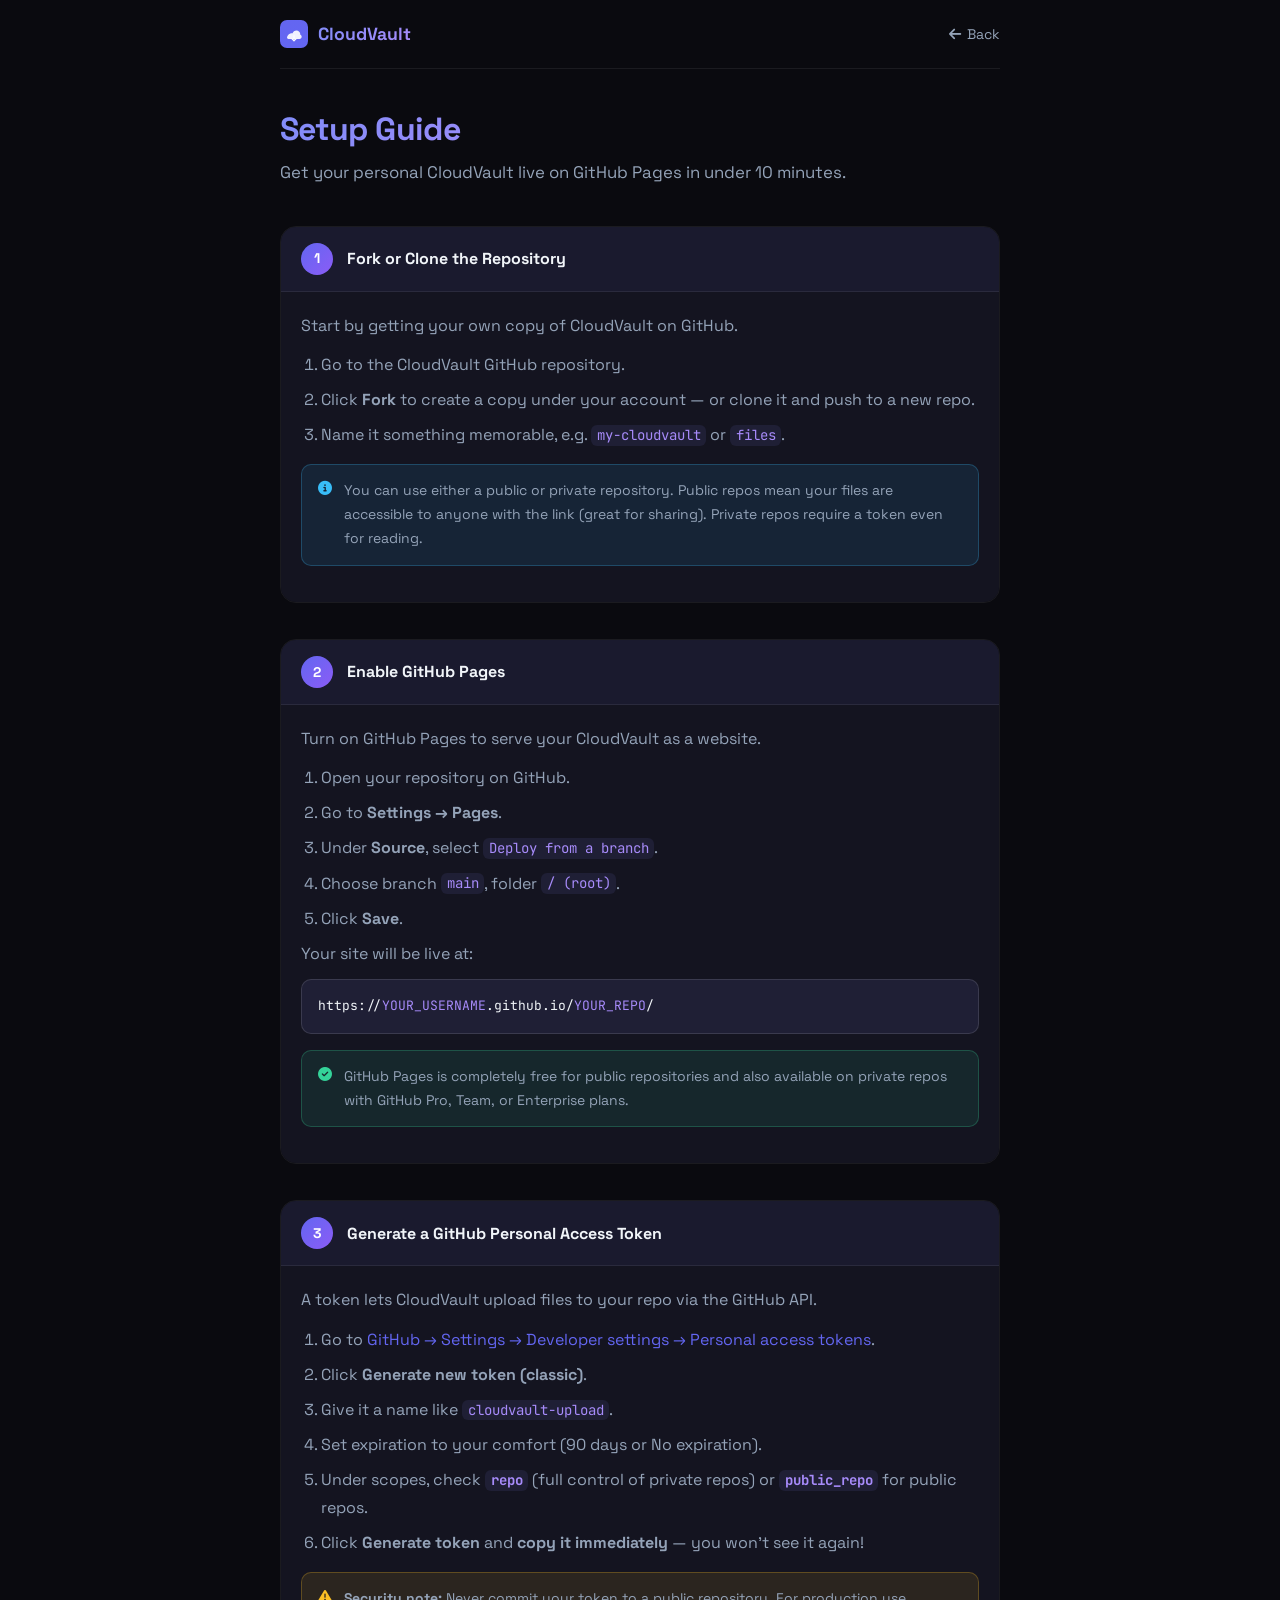
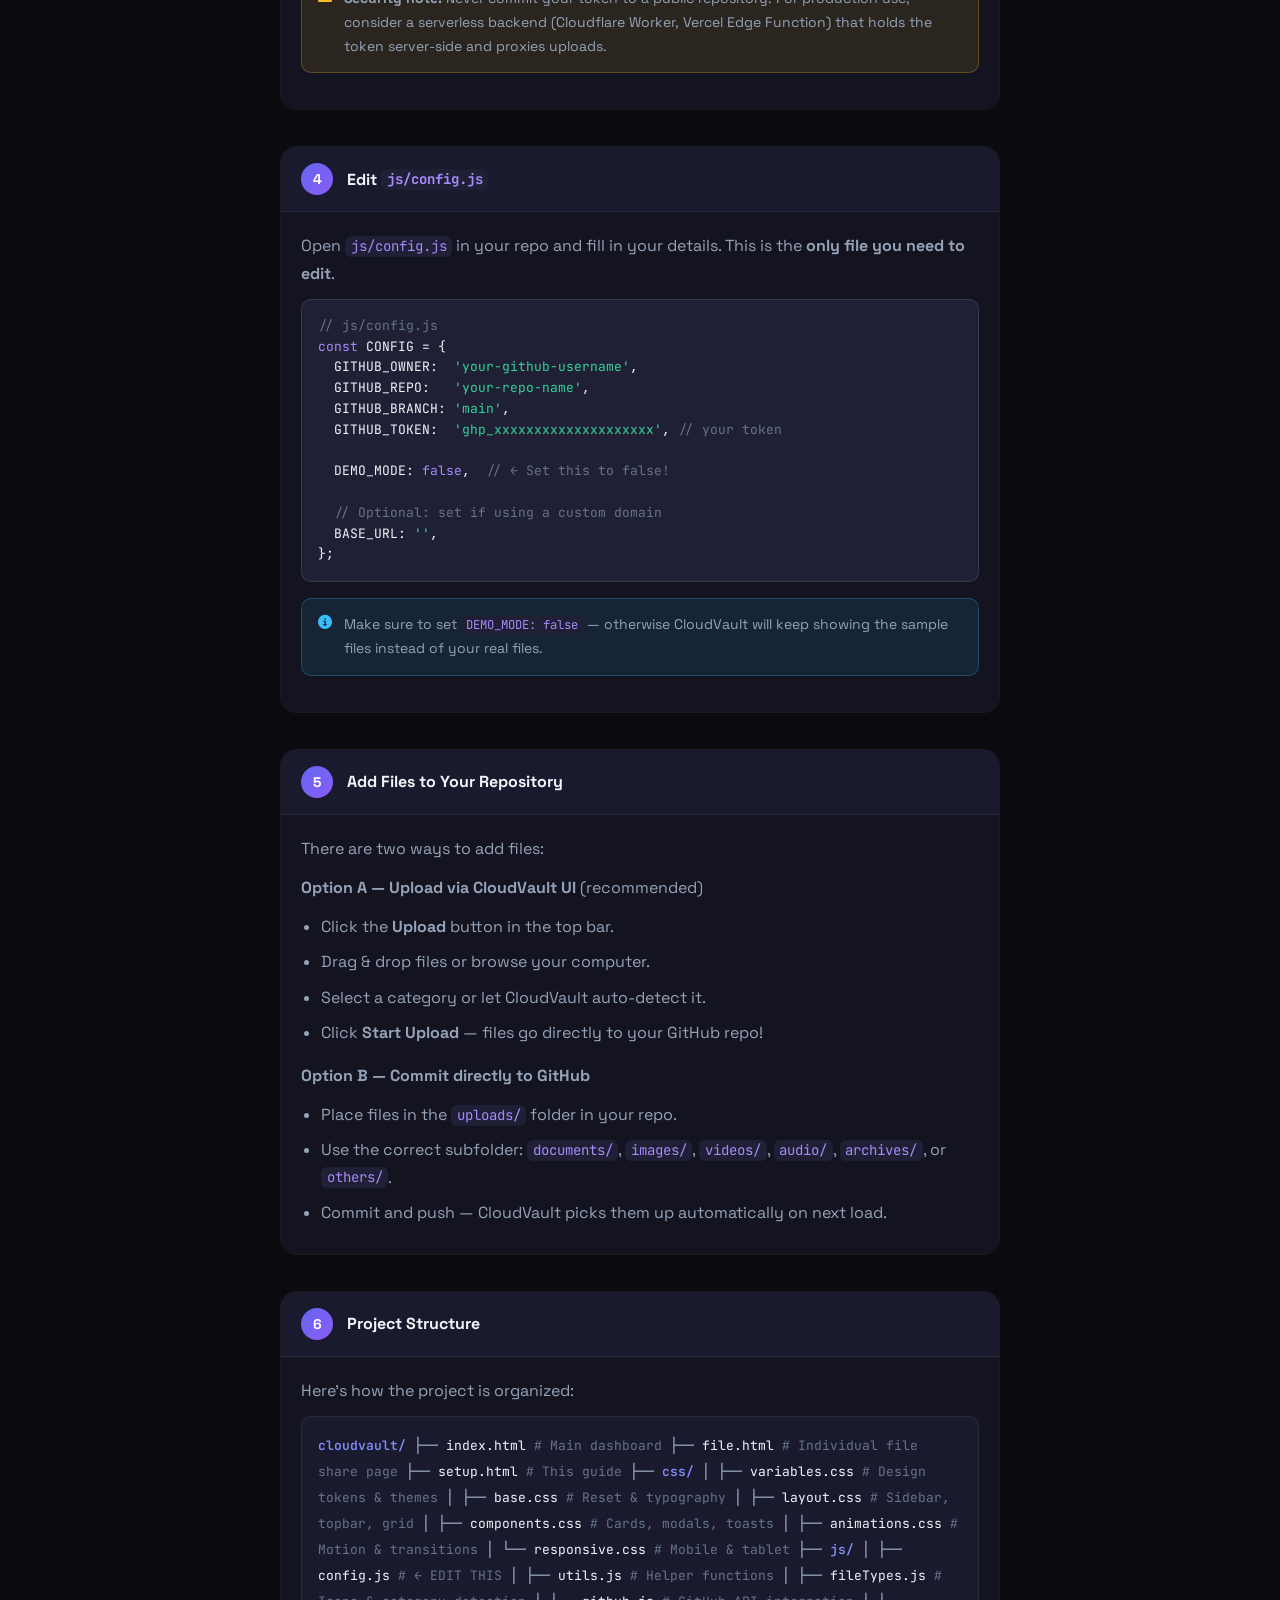
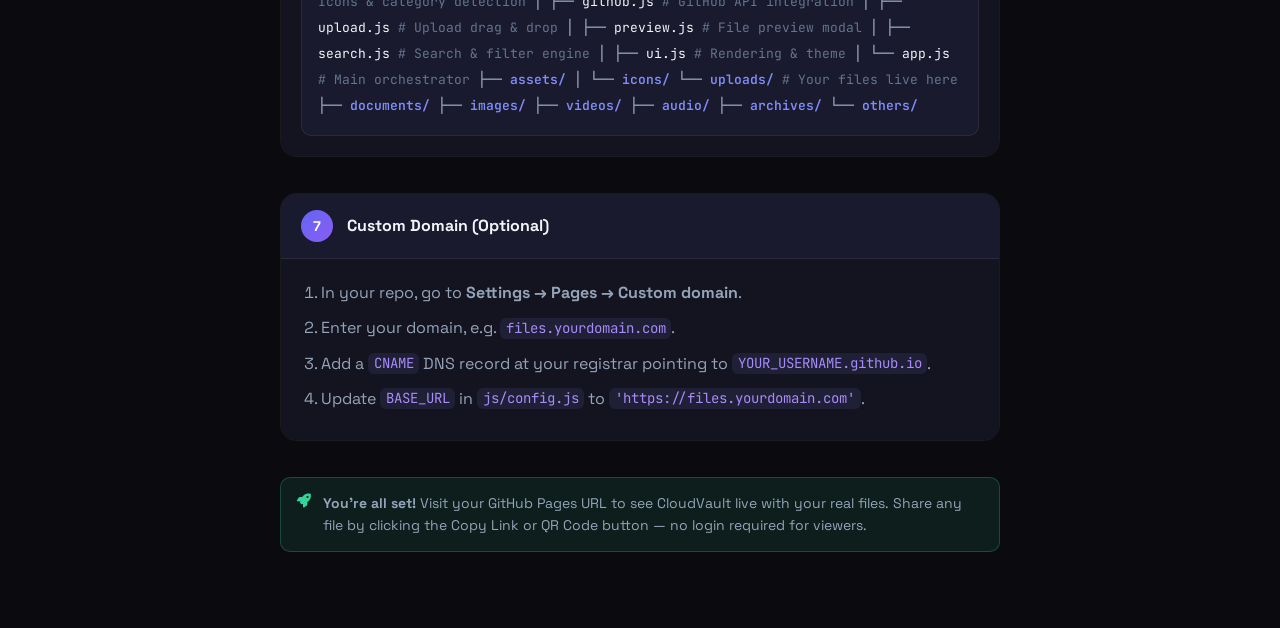
<file: setup.html>
<!DOCTYPE html>
<html lang="en" data-theme="dark">
<head>
  <meta charset="UTF-8" />
  <meta name="viewport" content="width=device-width, initial-scale=1.0" />
  <title>Setup Guide — CloudVault</title>
  <link rel="preconnect" href="https://fonts.googleapis.com" />
  <link href="https://fonts.googleapis.com/css2?family=Space+Grotesk:wght@300;400;500;600;700&family=JetBrains+Mono:wght@400;500&display=swap" rel="stylesheet" />
  <link rel="stylesheet" href="https://cdnjs.cloudflare.com/ajax/libs/font-awesome/6.5.0/css/all.min.css" />
  <link rel="stylesheet" href="css/variables.css" />
  <link rel="stylesheet" href="css/base.css" />
  <style>
    body { max-width: 760px; margin: 0 auto; padding: 0 20px 60px; }
    .setup-header { display: flex; align-items: center; justify-content: space-between; padding: 20px 0; border-bottom: 1px solid var(--border); margin-bottom: 40px; }
    .logo { display: flex; align-items: center; gap: 10px; text-decoration:none; color: var(--text-primary); }
    .logo-text { font-weight: 700; font-size: 1.1rem; background: linear-gradient(135deg,#818cf8,#a78bfa); -webkit-background-clip:text; -webkit-text-fill-color:transparent; background-clip:text; }
    .back-link { display: inline-flex; align-items: center; gap: 6px; color: var(--text-secondary); font-size: 14px; text-decoration: none; }
    .back-link:hover { color: var(--accent); text-decoration: none; }

    .guide-title { font-size: 2rem; font-weight: 800; margin-bottom: 8px; background: linear-gradient(135deg,#818cf8,#a78bfa,#34d399); -webkit-background-clip:text; -webkit-text-fill-color:transparent; background-clip:text; }
    .guide-subtitle { color: var(--text-secondary); margin-bottom: 40px; font-size: 1.05rem; }

    .step { margin-bottom: 36px; border: 1px solid var(--border); border-radius: 16px; overflow: hidden; }
    .step-header { display: flex; align-items: center; gap: 14px; padding: 16px 20px; background: var(--surface-2); border-bottom: 1px solid var(--border); }
    .step-num { width: 32px; height: 32px; border-radius: 50%; background: linear-gradient(135deg,#6366f1,#8b5cf6); color: white; font-weight: 700; display: flex; align-items: center; justify-content: center; font-size: 14px; flex-shrink: 0; }
    .step-title { font-size: 1rem; font-weight: 700; color: var(--text-primary); }
    .step-body { padding: 20px; background: var(--surface-1); }
    .step-body p { color: var(--text-secondary); margin-bottom: 12px; line-height: 1.7; }
    .step-body ol, .step-body ul { padding-left: 20px; display: list-item; color: var(--text-secondary); }
    .step-body li { margin-bottom: 8px; display: list-item; list-style: decimal; line-height: 1.7; }
    .step-body ul li { list-style: disc; }

    pre.code-block {
      background: var(--surface-3); border: 1px solid var(--border-md);
      border-radius: 10px; padding: 16px; overflow-x: auto;
      font-family: 'JetBrains Mono', monospace; font-size: 13px;
      color: var(--text-primary); line-height: 1.6; margin: 12px 0;
      position: relative;
    }
    .copy-code-btn {
      position: absolute; top: 8px; right: 8px;
      background: var(--surface-4); border: 1px solid var(--border); color: var(--text-secondary);
      border-radius: 6px; padding: 4px 10px; font-size: 11px; cursor: pointer;
      transition: background 0.15s;
    }
    .copy-code-btn:hover { background: var(--accent); color: white; }

    .highlight { color: #a78bfa; }
    .comment   { color: #64748b; }
    .string    { color: #34d399; }

    .callout { display: flex; gap: 12px; padding: 14px 16px; border-radius: 10px; margin: 16px 0; font-size: 14px; }
    .callout.info    { background: rgba(56,189,248,0.1); border: 1px solid rgba(56,189,248,0.25); }
    .callout.warning { background: rgba(251,191,36,0.1); border: 1px solid rgba(251,191,36,0.25); }
    .callout.success { background: rgba(52,211,153,0.1); border: 1px solid rgba(52,211,153,0.25); }
    .callout i { flex-shrink: 0; margin-top: 2px; }
    .callout.info    i { color: #38bdf8; }
    .callout.warning i { color: #fbbf24; }
    .callout.success i { color: #34d399; }
    .callout p { margin: 0; color: var(--text-secondary); }

    .badge { display: inline-block; padding: 2px 8px; border-radius: 20px; font-size: 11px; font-weight: 700; font-family: 'JetBrains Mono', monospace; vertical-align: middle; }
    .badge.purple { background: rgba(99,102,241,0.15); color: #818cf8; }
    .badge.green  { background: rgba(52,211,153,0.15); color: #34d399; }

    .structure { font-family: 'JetBrains Mono', monospace; font-size: 13px; color: var(--text-secondary); line-height: 2; padding: 16px; background: var(--surface-2); border-radius: 10px; border: 1px solid var(--border); }
    .structure .folder { color: #818cf8; font-weight: 600; }
    .structure .file   { color: var(--text-primary); }
    .structure .note   { color: #64748b; }
  </style>
</head>
<body>

  <header class="setup-header">
    <a href="index.html" class="logo">
      <svg width="28" height="28" viewBox="0 0 40 40" fill="none"><rect width="40" height="40" rx="10" fill="url(#g1)"/><path d="M10 26C10 22.134 13.134 19 17 19C17.34 19 17.675 19.024 18 19.071C18.622 16.71 20.812 15 23.5 15C26.538 15 29 17.462 29 20.5C29 20.832 28.99 20.832 28.971 20.994C30.18 21.478 31 22.645 31 24C31 25.657 29.657 27 28 27H12C10.895 27 10 26.105 10 25V26Z" fill="white" opacity="0.9"/><path d="M20 22V30M20 30L17 27M20 30L23 27" stroke="white" stroke-width="1.5" stroke-linecap="round" stroke-linejoin="round"/><defs><linearGradient id="g1" x1="0" y1="0" x2="40" y2="40"><stop stop-color="#6366f1"/><stop offset="1" stop-color="#8b5cf6"/></linearGradient></defs></svg>
      <span class="logo-text">CloudVault</span>
    </a>
    <a href="index.html" class="back-link"><i class="fa-solid fa-arrow-left"></i> Back</a>
  </header>

  <h1 class="guide-title">Setup Guide</h1>
  <p class="guide-subtitle">Get your personal CloudVault live on GitHub Pages in under 10 minutes.</p>

  <!-- Step 1 -->
  <div class="step">
    <div class="step-header">
      <div class="step-num">1</div>
      <div class="step-title">Fork or Clone the Repository</div>
    </div>
    <div class="step-body">
      <p>Start by getting your own copy of CloudVault on GitHub.</p>
      <ol>
        <li>Go to the CloudVault GitHub repository.</li>
        <li>Click <strong>Fork</strong> to create a copy under your account — or clone it and push to a new repo.</li>
        <li>Name it something memorable, e.g. <code>my-cloudvault</code> or <code>files</code>.</li>
      </ol>
      <div class="callout info">
        <i class="fa-solid fa-circle-info"></i>
        <p>You can use either a public or private repository. Public repos mean your files are accessible to anyone with the link (great for sharing). Private repos require a token even for reading.</p>
      </div>
    </div>
  </div>

  <!-- Step 2 -->
  <div class="step">
    <div class="step-header">
      <div class="step-num">2</div>
      <div class="step-title">Enable GitHub Pages</div>
    </div>
    <div class="step-body">
      <p>Turn on GitHub Pages to serve your CloudVault as a website.</p>
      <ol>
        <li>Open your repository on GitHub.</li>
        <li>Go to <strong>Settings → Pages</strong>.</li>
        <li>Under <strong>Source</strong>, select <code>Deploy from a branch</code>.</li>
        <li>Choose branch <code>main</code>, folder <code>/ (root)</code>.</li>
        <li>Click <strong>Save</strong>.</li>
      </ol>
      <p>Your site will be live at:</p>
      <pre class="code-block">https://<span class="highlight">YOUR_USERNAME</span>.github.io/<span class="highlight">YOUR_REPO</span>/</pre>
      <div class="callout success">
        <i class="fa-solid fa-circle-check"></i>
        <p>GitHub Pages is completely free for public repositories and also available on private repos with GitHub Pro, Team, or Enterprise plans.</p>
      </div>
    </div>
  </div>

  <!-- Step 3 -->
  <div class="step">
    <div class="step-header">
      <div class="step-num">3</div>
      <div class="step-title">Generate a GitHub Personal Access Token</div>
    </div>
    <div class="step-body">
      <p>A token lets CloudVault upload files to your repo via the GitHub API.</p>
      <ol>
        <li>Go to <a href="https://github.com/settings/tokens" target="_blank" rel="noopener">GitHub → Settings → Developer settings → Personal access tokens</a>.</li>
        <li>Click <strong>Generate new token (classic)</strong>.</li>
        <li>Give it a name like <code>cloudvault-upload</code>.</li>
        <li>Set expiration to your comfort (90 days or No expiration).</li>
        <li>Under scopes, check <strong><code>repo</code></strong> (full control of private repos) or <strong><code>public_repo</code></strong> for public repos.</li>
        <li>Click <strong>Generate token</strong> and <strong>copy it immediately</strong> — you won't see it again!</li>
      </ol>
      <div class="callout warning">
        <i class="fa-solid fa-triangle-exclamation"></i>
        <p><strong>Security note:</strong> Never commit your token to a public repository. For production use, consider a serverless backend (Cloudflare Worker, Vercel Edge Function) that holds the token server-side and proxies uploads.</p>
      </div>
    </div>
  </div>

  <!-- Step 4 -->
  <div class="step">
    <div class="step-header">
      <div class="step-num">4</div>
      <div class="step-title">Edit <code>js/config.js</code></div>
    </div>
    <div class="step-body">
      <p>Open <code>js/config.js</code> in your repo and fill in your details. This is the <strong>only file you need to edit</strong>.</p>
      <pre class="code-block"><span class="comment">// js/config.js</span>
<span class="highlight">const</span> CONFIG = {
  GITHUB_OWNER:  <span class="string">'your-github-username'</span>,
  GITHUB_REPO:   <span class="string">'your-repo-name'</span>,
  GITHUB_BRANCH: <span class="string">'main'</span>,
  GITHUB_TOKEN:  <span class="string">'ghp_xxxxxxxxxxxxxxxxxxxx'</span>, <span class="comment">// your token</span>

  DEMO_MODE: <span class="highlight">false</span>,  <span class="comment">// ← Set this to false!</span>

  <span class="comment">// Optional: set if using a custom domain</span>
  BASE_URL: <span class="string">''</span>,
};</pre>
      <div class="callout info">
        <i class="fa-solid fa-circle-info"></i>
        <p>Make sure to set <code>DEMO_MODE: false</code> — otherwise CloudVault will keep showing the sample files instead of your real files.</p>
      </div>
    </div>
  </div>

  <!-- Step 5 -->
  <div class="step">
    <div class="step-header">
      <div class="step-num">5</div>
      <div class="step-title">Add Files to Your Repository</div>
    </div>
    <div class="step-body">
      <p>There are two ways to add files:</p>
      <p><strong>Option A — Upload via CloudVault UI</strong> (recommended)</p>
      <ul>
        <li>Click the <strong>Upload</strong> button in the top bar.</li>
        <li>Drag & drop files or browse your computer.</li>
        <li>Select a category or let CloudVault auto-detect it.</li>
        <li>Click <strong>Start Upload</strong> — files go directly to your GitHub repo!</li>
      </ul>
      <p style="margin-top:16px"><strong>Option B — Commit directly to GitHub</strong></p>
      <ul>
        <li>Place files in the <code>uploads/</code> folder in your repo.</li>
        <li>Use the correct subfolder: <code>documents/</code>, <code>images/</code>, <code>videos/</code>, <code>audio/</code>, <code>archives/</code>, or <code>others/</code>.</li>
        <li>Commit and push — CloudVault picks them up automatically on next load.</li>
      </ul>
    </div>
  </div>

  <!-- Step 6 -->
  <div class="step">
    <div class="step-header">
      <div class="step-num">6</div>
      <div class="step-title">Project Structure</div>
    </div>
    <div class="step-body">
      <p>Here's how the project is organized:</p>
      <div class="structure">
<span class="folder">cloudvault/</span>
├── <span class="file">index.html</span>         <span class="note"># Main dashboard</span>
├── <span class="file">file.html</span>          <span class="note"># Individual file share page</span>
├── <span class="file">setup.html</span>         <span class="note"># This guide</span>
├── <span class="folder">css/</span>
│   ├── <span class="file">variables.css</span>      <span class="note"># Design tokens & themes</span>
│   ├── <span class="file">base.css</span>           <span class="note"># Reset & typography</span>
│   ├── <span class="file">layout.css</span>         <span class="note"># Sidebar, topbar, grid</span>
│   ├── <span class="file">components.css</span>     <span class="note"># Cards, modals, toasts</span>
│   ├── <span class="file">animations.css</span>     <span class="note"># Motion & transitions</span>
│   └── <span class="file">responsive.css</span>     <span class="note"># Mobile & tablet</span>
├── <span class="folder">js/</span>
│   ├── <span class="file">config.js</span>          <span class="note"># ← EDIT THIS</span>
│   ├── <span class="file">utils.js</span>           <span class="note"># Helper functions</span>
│   ├── <span class="file">fileTypes.js</span>       <span class="note"># Icons & category detection</span>
│   ├── <span class="file">github.js</span>          <span class="note"># GitHub API integration</span>
│   ├── <span class="file">upload.js</span>          <span class="note"># Upload drag & drop</span>
│   ├── <span class="file">preview.js</span>         <span class="note"># File preview modal</span>
│   ├── <span class="file">search.js</span>          <span class="note"># Search & filter engine</span>
│   ├── <span class="file">ui.js</span>              <span class="note"># Rendering & theme</span>
│   └── <span class="file">app.js</span>             <span class="note"># Main orchestrator</span>
├── <span class="folder">assets/</span>
│   └── <span class="folder">icons/</span>
└── <span class="folder">uploads/</span>            <span class="note"># Your files live here</span>
    ├── <span class="folder">documents/</span>
    ├── <span class="folder">images/</span>
    ├── <span class="folder">videos/</span>
    ├── <span class="folder">audio/</span>
    ├── <span class="folder">archives/</span>
    └── <span class="folder">others/</span>
      </div>
    </div>
  </div>

  <!-- Step 7 -->
  <div class="step">
    <div class="step-header">
      <div class="step-num">7</div>
      <div class="step-title">Custom Domain (Optional)</div>
    </div>
    <div class="step-body">
      <ol>
        <li>In your repo, go to <strong>Settings → Pages → Custom domain</strong>.</li>
        <li>Enter your domain, e.g. <code>files.yourdomain.com</code>.</li>
        <li>Add a <code>CNAME</code> DNS record at your registrar pointing to <code>YOUR_USERNAME.github.io</code>.</li>
        <li>Update <code>BASE_URL</code> in <code>js/config.js</code> to <code>'https://files.yourdomain.com'</code>.</li>
      </ol>
    </div>
  </div>

  <div class="callout success" style="margin-top:8px">
    <i class="fa-solid fa-rocket"></i>
    <p><strong>You're all set!</strong> Visit your GitHub Pages URL to see CloudVault live with your real files. Share any file by clicking the Copy Link or QR Code button — no login required for viewers.</p>
  </div>

  <script>
    const saved = localStorage.getItem('theme') ? JSON.parse(localStorage.getItem('theme')) : 'dark';
    document.documentElement.setAttribute('data-theme', saved);
  </script>
</body>
</html>
</file>
<file: css/variables.css>
/* ═══════════════════════════════════════════════════════════
   CLOUDVAULT — Design Tokens
   Color palette: deep indigo × electric violet × soft slate
   Typography: Space Grotesk (UI) + JetBrains Mono (code/meta)
═══════════════════════════════════════════════════════════ */

:root {
  /* ── Brand palette ───────────────────────────────────────── */
  --brand-50:  #eef2ff;
  --brand-100: #e0e7ff;
  --brand-200: #c7d2fe;
  --brand-300: #a5b4fc;
  --brand-400: #818cf8;
  --brand-500: #6366f1;   /* primary accent */
  --brand-600: #4f46e5;
  --brand-700: #4338ca;
  --brand-800: #3730a3;
  --brand-900: #312e81;

  --violet-400: #a78bfa;
  --violet-500: #8b5cf6;
  --violet-600: #7c3aed;

  --emerald-400: #34d399;
  --emerald-500: #10b981;

  --amber-400:  #fbbf24;
  --rose-400:   #fb7185;
  --sky-400:    #38bdf8;
  --cyan-400:   #22d3ee;

  /* ── Semantic ────────────────────────────────────────────── */
  --accent:        var(--brand-500);
  --accent-hover:  var(--brand-400);
  --accent-glow:   rgba(99, 102, 241, 0.25);
  --success:       var(--emerald-500);
  --warning:       var(--amber-400);
  --danger:        var(--rose-400);
  --info:          var(--sky-400);

  /* ── Spacing scale (4dp base) ────────────────────────────── */
  --sp-1: 4px;
  --sp-2: 8px;
  --sp-3: 12px;
  --sp-4: 16px;
  --sp-5: 20px;
  --sp-6: 24px;
  --sp-8: 32px;
  --sp-10: 40px;
  --sp-12: 48px;
  --sp-16: 64px;

  /* ── Typography ──────────────────────────────────────────── */
  --font-ui:   'Space Grotesk', system-ui, sans-serif;
  --font-mono: 'JetBrains Mono', 'Fira Code', monospace;

  --text-xs:   0.75rem;    /* 12px */
  --text-sm:   0.875rem;   /* 14px */
  --text-base: 1rem;       /* 16px */
  --text-lg:   1.125rem;   /* 18px */
  --text-xl:   1.25rem;    /* 20px */
  --text-2xl:  1.5rem;     /* 24px */
  --text-3xl:  1.875rem;   /* 30px */
  --text-4xl:  2.25rem;    /* 36px */

  /* ── Radius ──────────────────────────────────────────────── */
  --radius-sm:  6px;
  --radius-md:  10px;
  --radius-lg:  16px;
  --radius-xl:  20px;
  --radius-2xl: 28px;
  --radius-full: 9999px;

  /* ── Transitions ─────────────────────────────────────────── */
  --ease-out:  cubic-bezier(0.16, 1, 0.3, 1);
  --ease-in:   cubic-bezier(0.7, 0, 0.84, 0);
  --ease-io:   cubic-bezier(0.87, 0, 0.13, 1);
  --dur-fast:  120ms;
  --dur-mid:   220ms;
  --dur-slow:  380ms;

  /* ── Shadows ─────────────────────────────────────────────── */
  --shadow-sm:  0 1px 3px rgba(0,0,0,.12), 0 1px 2px rgba(0,0,0,.08);
  --shadow-md:  0 4px 12px rgba(0,0,0,.18), 0 2px 4px rgba(0,0,0,.10);
  --shadow-lg:  0 8px 32px rgba(0,0,0,.24), 0 4px 8px rgba(0,0,0,.12);
  --shadow-xl:  0 24px 64px rgba(0,0,0,.32);
  --shadow-glow: 0 0 0 3px var(--accent-glow);
  --shadow-glow-sm: 0 0 0 2px var(--accent-glow);
}

/* ── DARK THEME (default) ────────────────────────────────────── */
[data-theme="dark"] {
  --bg-base:     #0a0a0f;
  --bg-elevated: #0f0f17;
  --surface-1:   #141420;
  --surface-2:   #1a1a2e;
  --surface-3:   #1f1f35;
  --surface-4:   #252540;

  --border:      rgba(255,255,255,0.07);
  --border-md:   rgba(255,255,255,0.12);
  --border-strong: rgba(255,255,255,0.20);

  --text-primary:   #f1f5f9;
  --text-secondary: #94a3b8;
  --text-tertiary:  #64748b;
  --text-inverse:   #0a0a0f;

  --scrollbar-track: var(--surface-1);
  --scrollbar-thumb: var(--surface-4);

  --sidebar-bg:   var(--surface-1);
  --topbar-bg:    rgba(10, 10, 15, 0.85);
  --modal-bg:     var(--surface-2);
  --card-bg:      var(--surface-2);
  --card-hover:   var(--surface-3);
  --input-bg:     var(--surface-3);

  --shimmer-from: var(--surface-2);
  --shimmer-to:   var(--surface-3);
}

/* ── LIGHT THEME ─────────────────────────────────────────────── */
[data-theme="light"] {
  --bg-base:     #f8fafc;
  --bg-elevated: #ffffff;
  --surface-1:   #ffffff;
  --surface-2:   #f1f5f9;
  --surface-3:   #e2e8f0;
  --surface-4:   #cbd5e1;

  --border:      rgba(0,0,0,0.07);
  --border-md:   rgba(0,0,0,0.12);
  --border-strong: rgba(0,0,0,0.20);

  --text-primary:   #0f172a;
  --text-secondary: #475569;
  --text-tertiary:  #94a3b8;
  --text-inverse:   #ffffff;

  --scrollbar-track: var(--surface-2);
  --scrollbar-thumb: var(--surface-4);

  --sidebar-bg:   #ffffff;
  --topbar-bg:    rgba(248, 250, 252, 0.85);
  --modal-bg:     #ffffff;
  --card-bg:      #ffffff;
  --card-hover:   #f1f5f9;
  --input-bg:     #f1f5f9;

  --shadow-sm:  0 1px 3px rgba(0,0,0,.06), 0 1px 2px rgba(0,0,0,.04);
  --shadow-md:  0 4px 12px rgba(0,0,0,.08), 0 2px 4px rgba(0,0,0,.05);
  --shadow-lg:  0 8px 32px rgba(0,0,0,.10), 0 4px 8px rgba(0,0,0,.06);

  --shimmer-from: #e2e8f0;
  --shimmer-to:   #f1f5f9;
}
</file>
<file: css/base.css>
/* ═══════════════════════════════════════════════════════════
   BASE STYLES — Reset, typography, scrollbars
═══════════════════════════════════════════════════════════ */

*, *::before, *::after {
  box-sizing: border-box;
  margin: 0;
  padding: 0;
}

html {
  font-size: 16px;
  scroll-behavior: smooth;
  -webkit-font-smoothing: antialiased;
  -moz-osx-font-smoothing: grayscale;
}

body {
  font-family: var(--font-ui);
  font-size: var(--text-base);
  line-height: 1.6;
  color: var(--text-primary);
  background: var(--bg-base);
  min-height: 100vh;
  overflow-x: hidden;
  transition: background var(--dur-slow) var(--ease-out),
              color var(--dur-slow) var(--ease-out);
}

/* ── Scrollbars ──────────────────────────────────────────────── */
::-webkit-scrollbar        { width: 6px; height: 6px; }
::-webkit-scrollbar-track  { background: var(--scrollbar-track); }
::-webkit-scrollbar-thumb  { background: var(--scrollbar-thumb); border-radius: var(--radius-full); }
::-webkit-scrollbar-thumb:hover { background: var(--accent); }

/* ── Focus styles (accessible) ───────────────────────────────── */
:focus-visible {
  outline: 2px solid var(--accent);
  outline-offset: 2px;
  border-radius: var(--radius-sm);
}

/* ── Type scale ──────────────────────────────────────────────── */
h1, h2, h3, h4, h5, h6 {
  font-weight: 600;
  line-height: 1.3;
  letter-spacing: -0.02em;
  color: var(--text-primary);
}

h1 { font-size: var(--text-3xl); }
h2 { font-size: var(--text-2xl); }
h3 { font-size: var(--text-xl); }
h4 { font-size: var(--text-lg); }

p { color: var(--text-secondary); }

a {
  color: var(--accent);
  text-decoration: none;
  transition: color var(--dur-fast) var(--ease-out);
}
a:hover { color: var(--accent-hover); text-decoration: underline; }

code, kbd {
  font-family: var(--font-mono);
  font-size: 0.875em;
}

code {
  background: var(--surface-3);
  padding: 0.1em 0.4em;
  border-radius: var(--radius-sm);
  color: var(--violet-400);
}

ul, ol { list-style: none; }

img, video, svg { display: block; max-width: 100%; }

button {
  font-family: inherit;
  cursor: pointer;
  border: none;
  background: none;
}

input, select, textarea {
  font-family: inherit;
  font-size: inherit;
}

/* ── Utility classes ─────────────────────────────────────────── */
.hidden   { display: none !important; }
.sr-only  {
  position: absolute; width: 1px; height: 1px;
  padding: 0; margin: -1px; overflow: hidden;
  clip: rect(0,0,0,0); white-space: nowrap; border: 0;
}
.truncate {
  overflow: hidden;
  white-space: nowrap;
  text-overflow: ellipsis;
}

/* ── Buttons ─────────────────────────────────────────────────── */
.btn-primary {
  display: inline-flex;
  align-items: center;
  gap: var(--sp-2);
  padding: var(--sp-2) var(--sp-5);
  background: var(--accent);
  color: var(--text-inverse);
  font-weight: 600;
  font-size: var(--text-sm);
  border-radius: var(--radius-md);
  transition: background var(--dur-fast) var(--ease-out),
              transform var(--dur-fast) var(--ease-out),
              box-shadow var(--dur-fast) var(--ease-out);
  white-space: nowrap;
}
.btn-primary:hover {
  background: var(--brand-600);
  transform: translateY(-1px);
  box-shadow: 0 4px 16px var(--accent-glow);
}
.btn-primary:active { transform: translateY(0); }

.btn-secondary {
  display: inline-flex;
  align-items: center;
  gap: var(--sp-2);
  padding: var(--sp-2) var(--sp-5);
  background: var(--surface-3);
  color: var(--text-primary);
  font-weight: 600;
  font-size: var(--text-sm);
  border-radius: var(--radius-md);
  border: 1px solid var(--border-md);
  transition: background var(--dur-fast) var(--ease-out),
              transform var(--dur-fast) var(--ease-out);
}
.btn-secondary:hover {
  background: var(--surface-4);
  transform: translateY(-1px);
}

.icon-btn {
  display: inline-flex;
  align-items: center;
  justify-content: center;
  width: 38px;
  height: 38px;
  border-radius: var(--radius-md);
  background: var(--surface-3);
  color: var(--text-secondary);
  border: 1px solid var(--border);
  transition: background var(--dur-fast), color var(--dur-fast), transform var(--dur-fast);
  flex-shrink: 0;
}
.icon-btn:hover {
  background: var(--surface-4);
  color: var(--text-primary);
  transform: scale(1.05);
}

.link-btn {
  background: none;
  border: none;
  color: var(--accent);
  font-size: inherit;
  cursor: pointer;
  padding: 0;
  text-decoration: underline;
  transition: color var(--dur-fast);
}
.link-btn:hover { color: var(--accent-hover); }

/* ── Form inputs ─────────────────────────────────────────────── */
.sort-select {
  background: var(--input-bg);
  border: 1px solid var(--border-md);
  color: var(--text-primary);
  border-radius: var(--radius-md);
  padding: var(--sp-2) var(--sp-3);
  font-size: var(--text-sm);
  font-family: inherit;
  cursor: pointer;
  transition: border-color var(--dur-fast), box-shadow var(--dur-fast);
}
.sort-select:focus {
  border-color: var(--accent);
  box-shadow: var(--shadow-glow-sm);
  outline: none;
}
</file>
